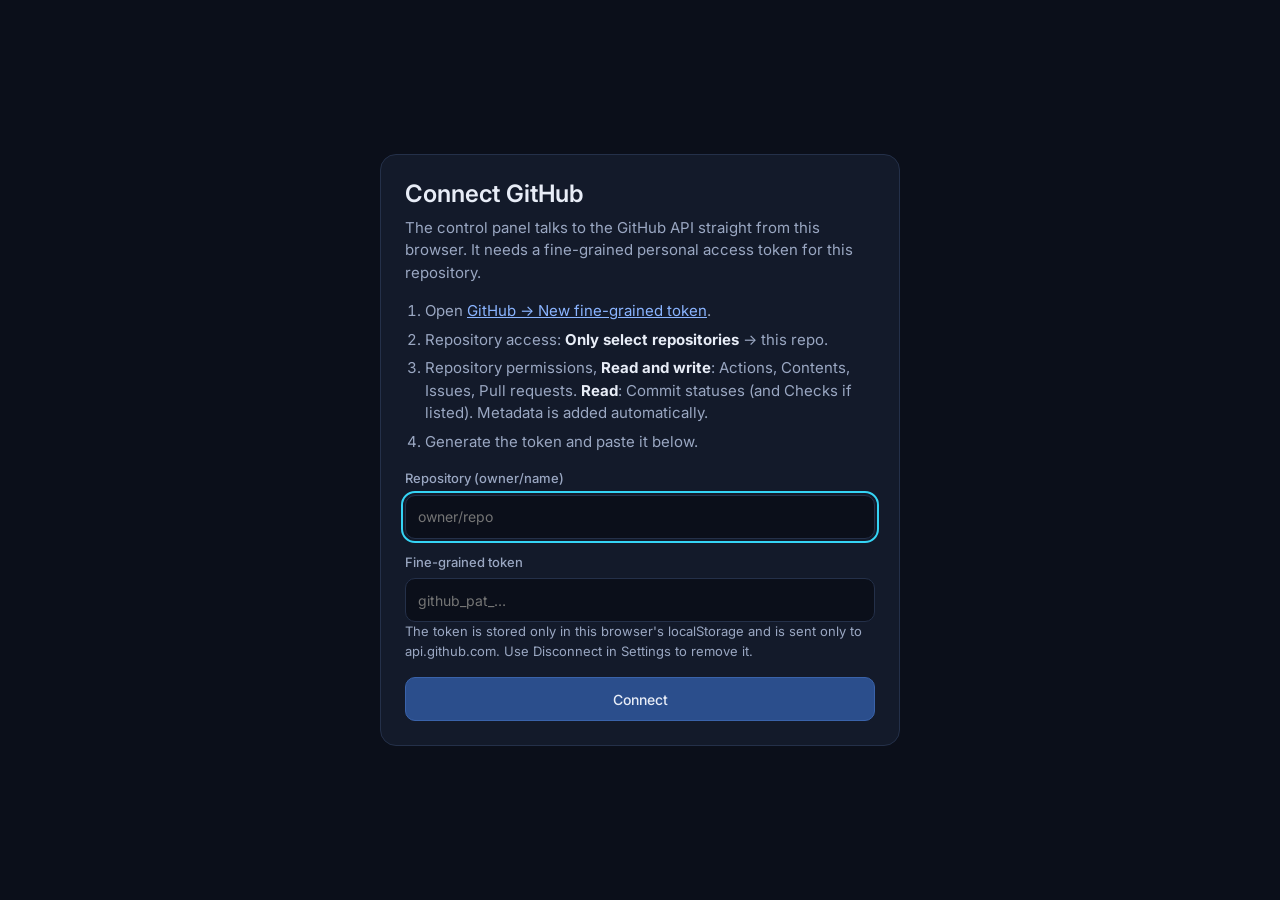
<file: dashboard/index.html>
<!doctype html>
<html lang="en">
<head>
<meta charset="utf-8">
<meta name="viewport" content="width=device-width,initial-scale=1,viewport-fit=cover">
<meta name="referrer" content="no-referrer">
<meta name="theme-color" content="#0B0F1A">
<title>Agent Control Panel</title>
<link rel="preconnect" href="https://fonts.googleapis.com">
<link rel="preconnect" href="https://fonts.gstatic.com" crossorigin>
<link rel="stylesheet" href="https://fonts.googleapis.com/css2?family=Inter:wght@400;500;600;700&family=JetBrains+Mono:wght@400;500&display=swap">
<link rel="stylesheet" href="styles.css">
</head>
<body>

<!-- Connect screen: shown until a token is saved -->
<section id="connect" class="connect" hidden aria-labelledby="connect-title">
  <div class="connect-card">
    <h1 id="connect-title">Connect GitHub</h1>
    <p class="muted">The control panel talks to the GitHub API straight from this browser. It needs a fine-grained personal access token for this repository.</p>
    <ol class="steps">
      <li>Open <a href="https://github.com/settings/personal-access-tokens/new" target="_blank" rel="noopener">GitHub → New fine-grained token</a>.</li>
      <li>Repository access: <strong>Only select repositories</strong> → this repo.</li>
      <li>Repository permissions, <strong>Read and write</strong>: Actions, Contents, Issues, Pull requests. <strong>Read</strong>: Commit statuses (and Checks if listed). Metadata is added automatically.</li>
      <li>Generate the token and paste it below.</li>
    </ol>
    <form id="connect-form" novalidate>
      <label for="connect-repo">Repository (owner/name)</label>
      <input id="connect-repo" name="repo" autocomplete="off" autocapitalize="off" spellcheck="false" required placeholder="owner/repo">
      <label for="connect-token">Fine-grained token</label>
      <input id="connect-token" name="token" type="password" autocomplete="off" spellcheck="false" required placeholder="github_pat_…">
      <p class="muted small">The token is stored only in this browser's localStorage and is sent only to api.github.com. Use Disconnect in Settings to remove it.</p>
      <p id="connect-error" class="error-box" role="alert" hidden></p>
      <button type="submit" class="btn primary block" id="connect-submit">Connect</button>
    </form>
  </div>
</section>

<!-- Main app -->
<div id="app" class="app" hidden>
  <aside class="sidebar" aria-label="Main">
    <div class="brand">
      <span class="brand-mark" aria-hidden="true"></span>
      <div>
        <div class="brand-name">Agent Control Panel</div>
        <div class="brand-repo mono" id="side-repo"></div>
      </div>
    </div>
    <button type="button" class="btn primary block" data-action="new-task">+ New task</button>
    <nav class="side-nav">
      <button type="button" class="nav-btn" data-route="overview">Overview</button>
      <button type="button" class="nav-btn" data-route="tasks">Tasks</button>
      <button type="button" class="nav-btn" data-route="prs">Pull requests</button>
      <button type="button" class="nav-btn" data-route="settings">Settings</button>
    </nav>
    <div class="side-foot">
      <div class="live" id="live-side" aria-live="off"></div>
    </div>
  </aside>

  <div class="main">
    <header class="topbar">
      <h1 id="page-title">Overview</h1>
      <div class="live" id="live-top"></div>
    </header>
    <div id="banner" class="banner" role="alert" hidden></div>
    <main id="view" tabindex="-1"></main>
  </div>

  <nav class="bottom-nav" aria-label="Main">
    <button type="button" class="nav-btn" data-route="overview"><span class="nav-ico" aria-hidden="true">◎</span>Overview</button>
    <button type="button" class="nav-btn" data-route="tasks"><span class="nav-ico" aria-hidden="true">▤</span>Tasks</button>
    <button type="button" class="nav-btn" data-route="prs"><span class="nav-ico" aria-hidden="true">⇄</span>PRs</button>
    <button type="button" class="nav-btn" data-route="settings"><span class="nav-ico" aria-hidden="true">⚙</span>Settings</button>
  </nav>
  <button type="button" class="fab" data-action="new-task">+ New task</button>
</div>

<!-- New task -->
<dialog id="new-task" class="modal" aria-labelledby="nt-title">
  <form id="new-task-form" method="dialog" novalidate>
    <div class="modal-head">
      <h2 id="nt-title">New task</h2>
      <button type="button" class="btn ghost icon" data-close aria-label="Close">✕</button>
    </div>
    <p class="muted small">Creates a GitHub issue in the "Agent task" format with the <span class="mono">agent-task</span> label, which starts the team.</p>
    <label for="nt-name">Title</label>
    <input id="nt-name" name="title" required maxlength="200" autocomplete="off">
    <label for="nt-details">What you want</label>
    <textarea id="nt-details" name="details" rows="5" required></textarea>
    <label for="nt-done">Done when <span class="muted">(one per line, optional)</span></label>
    <textarea id="nt-done" name="done" rows="3"></textarea>
    <label for="nt-avoid">Don't touch <span class="muted">(optional)</span></label>
    <input id="nt-avoid" name="avoid" autocomplete="off">
    <fieldset>
      <legend>Starting agent</legend>
      <div class="choice-row">
        <label class="choice"><input type="radio" name="agent" value="manager" checked><span><span class="agent-dot manager" aria-hidden="true"></span>Manager <span class="muted small">plans first</span></span></label>
        <label class="choice"><input type="radio" name="agent" value="developer"><span><span class="agent-dot developer" aria-hidden="true"></span>Developer <span class="muted small">skips planning</span></span></label>
      </div>
      <p class="muted small">QA can't start a task: it tests the developer's work.</p>
    </fieldset>
    <fieldset>
      <legend>Priority</legend>
      <div class="choice-row">
        <label class="choice"><input type="radio" name="priority" value="low"><span>Low</span></label>
        <label class="choice"><input type="radio" name="priority" value="normal" checked><span>Normal</span></label>
        <label class="choice"><input type="radio" name="priority" value="high"><span>High</span></label>
      </div>
    </fieldset>
    <div id="nt-result" role="status" aria-live="polite"></div>
    <div class="modal-actions">
      <button type="button" class="btn" data-close>Cancel</button>
      <button type="submit" class="btn primary" id="nt-submit">Create task</button>
    </div>
  </form>
</dialog>

<!-- Confirm -->
<dialog id="confirm" class="modal small" aria-labelledby="cf-title">
  <form method="dialog">
    <h2 id="cf-title"></h2>
    <p id="cf-text" class="pre"></p>
    <div class="modal-actions">
      <button type="submit" value="cancel" class="btn">Cancel</button>
      <button type="submit" value="ok" class="btn primary" id="cf-ok">Confirm</button>
    </div>
  </form>
</dialog>

<!-- Task detail drawer -->
<dialog id="task-panel" class="drawer" aria-labelledby="tp-title">
  <div class="drawer-inner" id="task-panel-body"></div>
</dialog>

<div id="toast" class="toast" role="status" aria-live="polite" hidden></div>

<script src="app.js"></script>
</body>
</html>
</file>
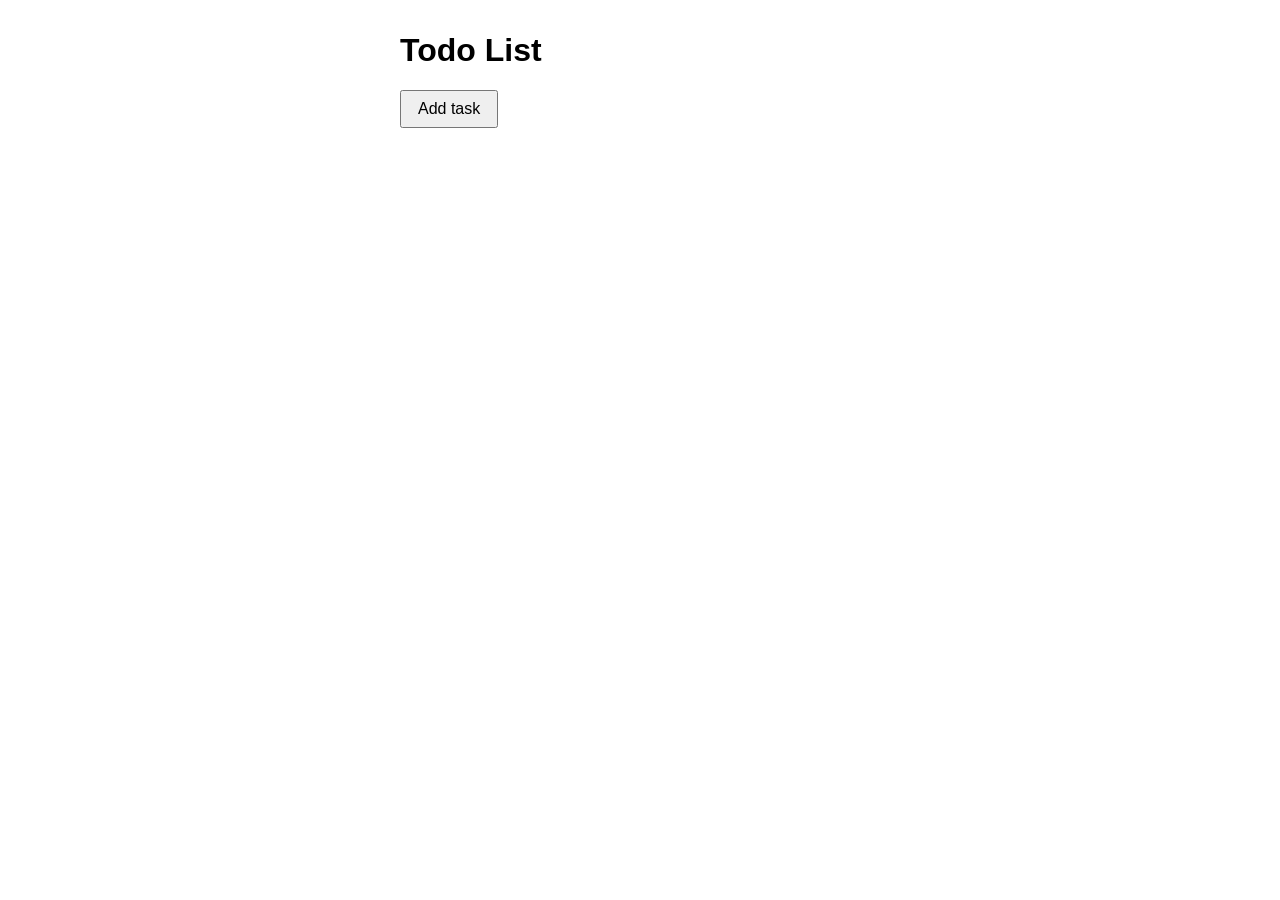
<file: Testy/index.html>
<!DOCTYPE html>
<html lang="en">
<head>
  <meta charset="UTF-8">
  <meta name="viewport" content="width=device-width, initial-scale=1">
  <title>Testy Todo List</title>
  <style>
    body { font-family: sans-serif; max-width: 480px; margin: 2rem auto; padding: 0 1rem; }
    button { padding: 0.5rem 1rem; font-size: 1rem; cursor: pointer; }
    ul { padding-left: 1.5rem; }
    li { margin: 0.4rem 0; }
  </style>
</head>
<body>
  <h1>Todo List</h1>
  <button id="add-task" type="button">Add task</button>
  <ul id="task-list"></ul>
  <script>
    var count = 0;
    var list = document.getElementById('task-list');
    document.getElementById('add-task').addEventListener('click', function () {
      count += 1;
      var li = document.createElement('li');
      li.textContent = 'Task ' + count;
      list.appendChild(li);
    });
  </script>
</body>
</html>
</file>
<file: dashboard/styles.css>
:root{
  --bg:#0B0F1A; --panel:#131A2A; --panel-2:#182136; --border:#243049;
  --text:#E8EDF7; --muted:#9AA7C2;
  --manager:#B794FF; --developer:#35D4F5; --qa:#FFB547;
  --ok:#4ADE80; --bad:#FF7A7A; --warn:#FFB547; --link:#8AB4FF;
  --radius:12px; --tap:44px;
  --sans:Inter,system-ui,-apple-system,"Segoe UI",sans-serif;
  --mono:"JetBrains Mono",ui-monospace,SFMono-Regular,Menlo,monospace;
  color-scheme:dark;
}
*{box-sizing:border-box}
html,body{margin:0;background:var(--bg);color:var(--text);font:15px/1.5 var(--sans)}
body{min-height:100vh}
[hidden]{display:none!important}
a{color:var(--link)}
h1,h2,h3{margin:0;font-weight:600;line-height:1.25}
h1{font-size:20px} h2{font-size:17px} h3{font-size:15px}
p{margin:0}
.mono{font-family:var(--mono);font-size:.92em}
.muted{color:var(--muted)}
.small{font-size:13px}
.pre{white-space:pre-wrap;word-break:break-word}
:focus-visible{outline:2px solid var(--developer);outline-offset:2px}

/* Buttons and inputs */
.btn{min-height:var(--tap);min-width:var(--tap);padding:0 16px;border-radius:10px;border:1px solid var(--border);
  background:var(--panel-2);color:var(--text);font:500 14px var(--sans);cursor:pointer;display:inline-flex;align-items:center;justify-content:center;gap:8px;text-decoration:none}
.btn:hover:not(:disabled){border-color:#33456a;background:#1d2840}
.btn:disabled{opacity:.45;cursor:not-allowed}
.btn.primary{background:#2B4E8C;border-color:#3A63AA}
.btn.primary:hover:not(:disabled){background:#33599e}
.btn.success{background:#17432B;border-color:#2C7A4B;color:#D8FBE5}
.btn.danger{background:#4A1E24;border-color:#8A3A43;color:#FFE1E1}
.btn.ghost{background:transparent;border-color:transparent}
.btn.icon{padding:0;width:var(--tap)}
.btn.block{width:100%}
.btn.sm{min-height:var(--tap);font-size:13px;padding:0 12px}
label{display:block;font-size:13px;font-weight:500;color:var(--muted);margin:14px 0 6px}
input[type=text],input[type=password],input:not([type]),textarea,select{width:100%;min-height:var(--tap);background:var(--bg);color:var(--text);
  border:1px solid var(--border);border-radius:10px;padding:10px 12px;font:14px var(--sans)}
textarea{resize:vertical;line-height:1.45}
fieldset{border:1px solid var(--border);border-radius:10px;margin:16px 0 0;padding:8px 12px 12px}
legend{font-size:13px;font-weight:500;color:var(--muted);padding:0 6px}
.choice-row{display:flex;flex-wrap:wrap;gap:8px}
.choice{margin:0;display:flex;align-items:center;gap:8px;min-height:var(--tap);padding:0 12px;border:1px solid var(--border);border-radius:10px;cursor:pointer;color:var(--text);font-weight:400;font-size:14px}
.choice:has(input:checked){border-color:var(--developer);background:#10283a}
.choice input{width:18px;height:18px;margin:0;accent-color:var(--developer)}
.check{display:flex;align-items:center;gap:10px;min-height:var(--tap);margin:8px 0;color:var(--text);font-size:14px;cursor:pointer}
.check input{width:20px;height:20px;accent-color:var(--developer)}

/* Connect */
.connect{min-height:100vh;display:grid;place-items:center;padding:24px 16px}
.connect-card{width:100%;max-width:520px;background:var(--panel);border:1px solid var(--border);border-radius:16px;padding:24px}
.connect-card h1{font-size:24px;margin-bottom:8px}
.steps{padding-left:20px;margin:16px 0;color:var(--muted)}
.steps li{margin:6px 0}
.steps strong{color:var(--text)}
.connect-card .btn{margin-top:16px}

/* Layout */
.app{display:grid;grid-template-columns:248px 1fr;min-height:100vh}
.sidebar{position:sticky;top:0;height:100vh;background:var(--panel);border-right:1px solid var(--border);padding:20px 16px;display:flex;flex-direction:column;gap:18px}
.brand{display:flex;gap:10px;align-items:center}
.brand-mark{width:34px;height:34px;border-radius:10px;flex:none;background:conic-gradient(var(--manager) 0 33%,var(--developer) 0 66%,var(--qa) 0)}
.brand-name{font-weight:600}
.brand-repo{color:var(--muted);font-size:12px;word-break:break-all}
.side-nav{display:flex;flex-direction:column;gap:4px}
.nav-btn{min-height:var(--tap);border:0;background:transparent;color:var(--muted);text-align:left;padding:0 12px;border-radius:10px;font:500 14px var(--sans);cursor:pointer}
.nav-btn:hover{color:var(--text);background:var(--panel-2)}
.nav-btn[aria-current=page]{color:var(--text);background:#1c2742;box-shadow:inset 3px 0 0 var(--developer)}
.side-foot{margin-top:auto}
.main{min-width:0;display:flex;flex-direction:column}
.topbar{display:flex;align-items:center;justify-content:space-between;gap:12px;padding:18px 28px;border-bottom:1px solid var(--border);position:sticky;top:0;background:rgba(11,15,26,.92);backdrop-filter:blur(6px);z-index:5}
#view{padding:24px 28px 40px;outline:none;max-width:1400px;width:100%}
.live{display:flex;align-items:center;gap:8px;font-size:12px;color:var(--muted)}
.live .pulse{width:8px;height:8px;border-radius:50%;background:var(--ok);animation:pulse 2s infinite}
.live .pulse.off{background:var(--muted);animation:none}
.live .pulse.err{background:var(--bad);animation:none}
@keyframes pulse{50%{opacity:.3}}
.bottom-nav,.fab{display:none}

.banner{margin:12px 28px 0;padding:12px 14px;border-radius:10px;border:1px solid #8A3A43;background:#2a1418;color:#FFE1E1;font-size:14px}
.banner.warn{border-color:#8a6a2a;background:#2a2112;color:#FFE9C7}

/* Panels */
.section{margin-bottom:28px}
.section-head{display:flex;align-items:center;justify-content:space-between;gap:12px;margin-bottom:12px;flex-wrap:wrap}
.panel{background:var(--panel);border:1px solid var(--border);border-radius:var(--radius);padding:16px}
.grid{display:grid;gap:14px}
.tiles{grid-template-columns:repeat(4,minmax(0,1fr))}
.tile .num{font-size:30px;font-weight:700;line-height:1.1;margin-top:6px;font-variant-numeric:tabular-nums}
.tile .lbl{color:var(--muted);font-size:13px}
.agents{grid-template-columns:repeat(3,minmax(0,1fr))}
.two-col{grid-template-columns:minmax(0,1fr) minmax(0,1fr)}

/* Agent card */
.agent{border-top:3px solid var(--c);display:flex;flex-direction:column;gap:12px}
.agent.manager{--c:var(--manager)} .agent.developer{--c:var(--developer)} .agent.qa{--c:var(--qa)}
.agent-head{display:flex;gap:12px;align-items:center}
.avatar{width:48px;height:48px;border-radius:50%;overflow:hidden;flex:none;border:2px solid var(--c)}
.agent.working .avatar svg{animation:bob 1.1s ease-in-out infinite}
@keyframes bob{50%{transform:translateY(2px)}}
.agent-name{font-weight:600;color:var(--c)}
.badge{display:inline-flex;align-items:center;gap:6px;font-size:12px;font-weight:500;padding:3px 9px;border-radius:999px;border:1px solid var(--border);color:var(--muted);background:var(--bg);white-space:nowrap}
.badge::before{content:"";width:7px;height:7px;border-radius:50%;background:currentColor;flex:none}
.badge.plain::before{display:none}
.badge.working{color:var(--developer);border-color:#1f5566}
.agent.manager .badge.working{color:var(--manager);border-color:#4b3a6e}
.agent.qa .badge.working{color:var(--qa);border-color:#6b4f22}
.badge.working::before{animation:pulse 1s infinite}
.badge.ok{color:var(--ok);border-color:#22553a}
.badge.bad{color:var(--bad);border-color:#6e2f36}
.badge.warn{color:var(--warn);border-color:#6b4f22}
.badge.manager{color:var(--manager)} .badge.developer{color:var(--developer)} .badge.qa{color:var(--qa)}
.kv{display:grid;grid-template-columns:auto 1fr;gap:4px 10px;font-size:13px}
.kv dt{color:var(--muted)} .kv dd{margin:0;min-width:0;word-break:break-word}
.progress{height:6px;border-radius:4px;background:var(--bg);overflow:hidden;border:1px solid var(--border)}
.progress i{display:block;height:100%;background:var(--c,var(--developer));transition:width .5s}
.logline{font-family:var(--mono);font-size:12px;background:var(--bg);border:1px solid var(--border);border-radius:8px;padding:8px 10px;color:#c8d2e6;white-space:nowrap;overflow:hidden;text-overflow:ellipsis}
.btn-row{display:flex;flex-wrap:wrap;gap:8px}
.agent .btn-row .btn{flex:1 1 auto}
.message-form{display:flex;flex-direction:column;gap:8px}
.message-form textarea{min-height:80px}

/* Lists */
.list{list-style:none;margin:0;padding:0}
.list > li{border-top:1px solid var(--border);padding:12px 0;display:flex;gap:12px;align-items:flex-start}
.list > li:first-child{border-top:0;padding-top:0}
.list .grow{flex:1;min-width:0}
.title-line{font-weight:500;word-break:break-word}
.meta{font-size:12px;color:var(--muted);display:flex;flex-wrap:wrap;gap:4px 10px;margin-top:4px}
#ov-feed,#ov-wait{max-height:720px;overflow:auto}
.feed .kind{flex:none;font-size:11px;font-weight:600;letter-spacing:.02em;text-transform:uppercase;padding:2px 7px;border-radius:6px;border:1px solid var(--border);color:var(--muted);min-width:64px;text-align:center}
.feed .kind.run{color:var(--developer)} .feed .kind.comment{color:var(--manager)} .feed .kind.pr{color:var(--qa)} .feed .kind.issue{color:var(--ok)}
.feed .snippet{color:#c8d2e6;font-size:13px;margin-top:2px;overflow:hidden;display:-webkit-box;-webkit-line-clamp:2;-webkit-box-orient:vertical}

/* States */
.state{padding:20px;text-align:center;color:var(--muted);border:1px dashed var(--border);border-radius:10px;font-size:14px}
.state .btn{margin-top:10px}
.error-box{background:#2a1418;border:1px solid #8A3A43;color:#FFE1E1;border-radius:10px;padding:10px 12px;font-size:14px;white-space:pre-wrap;word-break:break-word}
.ok-box{background:#0f2a1b;border:1px solid #2C7A4B;color:#D8FBE5;border-radius:10px;padding:10px 12px;font-size:14px}
.skeleton{height:14px;border-radius:6px;background:linear-gradient(90deg,var(--panel-2),#22304b,var(--panel-2));background-size:200% 100%;animation:shimmer 1.2s infinite;margin:6px 0}
@keyframes shimmer{to{background-position:-200% 0}}

/* Board */
.toolbar{display:flex;flex-wrap:wrap;gap:8px;align-items:center}
.seg{display:inline-flex;border:1px solid var(--border);border-radius:10px;overflow:hidden;flex-wrap:wrap}
.seg button{min-height:var(--tap);padding:0 14px;border:0;background:transparent;color:var(--muted);font:500 13px var(--sans);cursor:pointer}
.seg button[aria-pressed=true]{background:#1c2742;color:var(--text)}
.board{display:grid;grid-template-columns:repeat(4,minmax(0,1fr));gap:14px;align-items:start}
.col{background:var(--panel);border:1px solid var(--border);border-radius:var(--radius);padding:12px;min-height:120px}
.col-head{display:flex;justify-content:space-between;align-items:center;margin-bottom:10px;font-weight:600;font-size:14px}
.count{font-size:12px;color:var(--muted);border:1px solid var(--border);border-radius:999px;padding:1px 8px}
.card{display:block;width:100%;text-align:left;background:var(--panel-2);border:1px solid var(--border);border-left:3px solid var(--c,var(--border));border-radius:10px;padding:10px 12px;color:var(--text);font:inherit;cursor:pointer;margin-bottom:8px;min-height:var(--tap)}
.card:hover{border-color:#33456a}
.card.manager{--c:var(--manager)} .card.developer{--c:var(--developer)} .card.qa{--c:var(--qa)}
.card .num{font-family:var(--mono);font-size:12px;color:var(--muted)}
.card .badges{display:flex;flex-wrap:wrap;gap:6px;margin-top:8px}

/* Drawer & modal */
dialog{color:var(--text);background:var(--panel);border:1px solid var(--border);padding:0}
dialog::backdrop{background:rgba(3,6,12,.65)}
.modal{border-radius:16px;width:min(560px,calc(100vw - 24px));max-height:calc(100vh - 24px)}
.modal.small{width:min(440px,calc(100vw - 24px))}
.modal form{padding:20px}
.modal-head{display:flex;justify-content:space-between;align-items:center;margin-bottom:6px}
.modal-actions{display:flex;justify-content:flex-end;gap:8px;margin-top:20px;flex-wrap:wrap}
#cf-text{margin-top:10px;color:#c8d2e6}
.drawer{margin:0 0 0 auto;height:100vh;max-height:100vh;width:min(640px,100vw);border-radius:16px 0 0 16px;border-right:0}
.drawer-inner{padding:20px;display:flex;flex-direction:column;gap:16px}
.drawer-head{display:flex;justify-content:space-between;gap:12px;align-items:flex-start}
.body-text{background:var(--bg);border:1px solid var(--border);border-radius:10px;padding:12px;white-space:pre-wrap;word-break:break-word;font-size:14px;max-height:340px;overflow:auto}
.comment{border:1px solid var(--border);border-radius:10px;padding:10px 12px;background:var(--panel-2)}
.comment.foreign{border-style:dashed}
.comment-head{display:flex;flex-wrap:wrap;gap:8px;align-items:center;font-size:13px;margin-bottom:6px}
.comment-body{white-space:pre-wrap;word-break:break-word;font-size:14px;max-height:320px;overflow:auto}

/* PRs */
.pr-layout{display:grid;grid-template-columns:minmax(0,1fr);gap:16px}
.tabs{display:flex;gap:4px;border-bottom:1px solid var(--border);overflow-x:auto;margin-bottom:16px}
.tabs button{min-height:var(--tap);padding:0 14px;border:0;border-bottom:2px solid transparent;background:transparent;color:var(--muted);font:500 14px var(--sans);cursor:pointer;white-space:nowrap}
.tabs button[aria-selected=true]{color:var(--text);border-bottom-color:var(--developer)}
.stat-add{color:var(--ok)} .stat-del{color:var(--bad)}
.file{border:1px solid var(--border);border-radius:10px;overflow:hidden;margin-bottom:14px;background:var(--panel)}
.file-head{display:flex;justify-content:space-between;gap:10px;align-items:center;padding:10px 12px;background:var(--panel-2);border-bottom:1px solid var(--border);flex-wrap:wrap}
.file-head .mono{word-break:break-all}
.diff{overflow-x:auto;font-family:var(--mono);font-size:12.5px;line-height:1.55}
.diff table{border-collapse:collapse;min-width:100%}
.diff td{padding:0 10px;white-space:pre;vertical-align:top}
.diff td.ln{color:#5f6d8a;text-align:right;user-select:none;width:1%;padding:0 6px}
.diff td.sign{width:1%;user-select:none;padding:0 4px}
.diff tr.add{background:rgba(74,222,128,.12)} .diff tr.add td.sign{color:var(--ok)}
.diff tr.del{background:rgba(255,122,122,.13)} .diff tr.del td.sign{color:var(--bad)}
.diff tr.hunk td{background:#16203a;color:var(--muted)}
.sbs{display:grid;grid-template-columns:1fr 1fr;gap:0}
.sbs > div{min-width:0;border-right:1px solid var(--border)}
.sbs > div:last-child{border-right:0}
.sbs h4{margin:0;padding:8px 12px;font-size:12px;color:var(--muted);border-bottom:1px solid var(--border);background:var(--panel-2)}
.file-pick{display:flex;flex-wrap:wrap;gap:6px;margin-bottom:12px}
.file-pick button{font-family:var(--mono);font-size:12px}
.file-pick button[aria-pressed=true]{border-color:var(--developer);background:#10283a}
.checks .list > li{align-items:center}
.merge-box{border:1px solid var(--border);border-radius:var(--radius);padding:16px;background:var(--panel);display:flex;flex-direction:column;gap:12px}
.reason{font-size:14px;padding:10px 12px;border-radius:10px;border:1px solid #6b4f22;background:#2a2112;color:#FFE9C7}

.toast{position:fixed;left:50%;transform:translateX(-50%);bottom:24px;background:#1d2840;border:1px solid var(--border);color:var(--text);padding:12px 16px;border-radius:12px;z-index:50;max-width:min(560px,calc(100vw - 32px));box-shadow:0 10px 30px rgba(0,0,0,.4)}
.toast.err{border-color:#8A3A43;background:#2a1418}

@media (max-width:1200px){.board{grid-template-columns:repeat(2,minmax(0,1fr))}}
@media (max-width:1100px){.agents{grid-template-columns:minmax(0,1fr)}.tiles{grid-template-columns:repeat(2,minmax(0,1fr))}.two-col{grid-template-columns:minmax(0,1fr)}}

/* Phone */
@media (max-width:860px){
  .app{grid-template-columns:minmax(0,1fr)}
  .sidebar{display:none}
  .topbar{padding:14px 16px}
  #view{padding:16px 16px 140px}
  .banner{margin:12px 16px 0}
  .bottom-nav{display:grid;grid-template-columns:repeat(4,1fr);position:fixed;left:0;right:0;bottom:0;background:var(--panel);border-top:1px solid var(--border);padding-bottom:env(safe-area-inset-bottom);z-index:20}
  .bottom-nav .nav-btn{min-height:60px;display:flex;flex-direction:column;align-items:center;justify-content:center;gap:2px;text-align:center;font-size:12px;border-radius:0;padding:0 4px}
  .bottom-nav .nav-btn[aria-current=page]{box-shadow:inset 0 3px 0 var(--developer)}
  .nav-ico{font-size:18px;line-height:1}
  .fab{display:inline-flex;align-items:center;position:fixed;right:16px;bottom:calc(76px + env(safe-area-inset-bottom));min-height:52px;padding:0 20px;border-radius:999px;border:1px solid #3A63AA;background:#2B4E8C;color:#fff;font:600 15px var(--sans);box-shadow:0 8px 24px rgba(0,0,0,.45);z-index:21;cursor:pointer}
  .board{grid-template-columns:minmax(0,1fr)}
  .sbs{grid-template-columns:minmax(0,1fr)}
  .sbs > div{border-right:0;border-bottom:1px solid var(--border)}
  .drawer{width:100vw;border-radius:0}
  .tile .num{font-size:24px}
}
@media (prefers-reduced-motion:reduce){*{animation:none!important;transition:none!important}}
</file>
